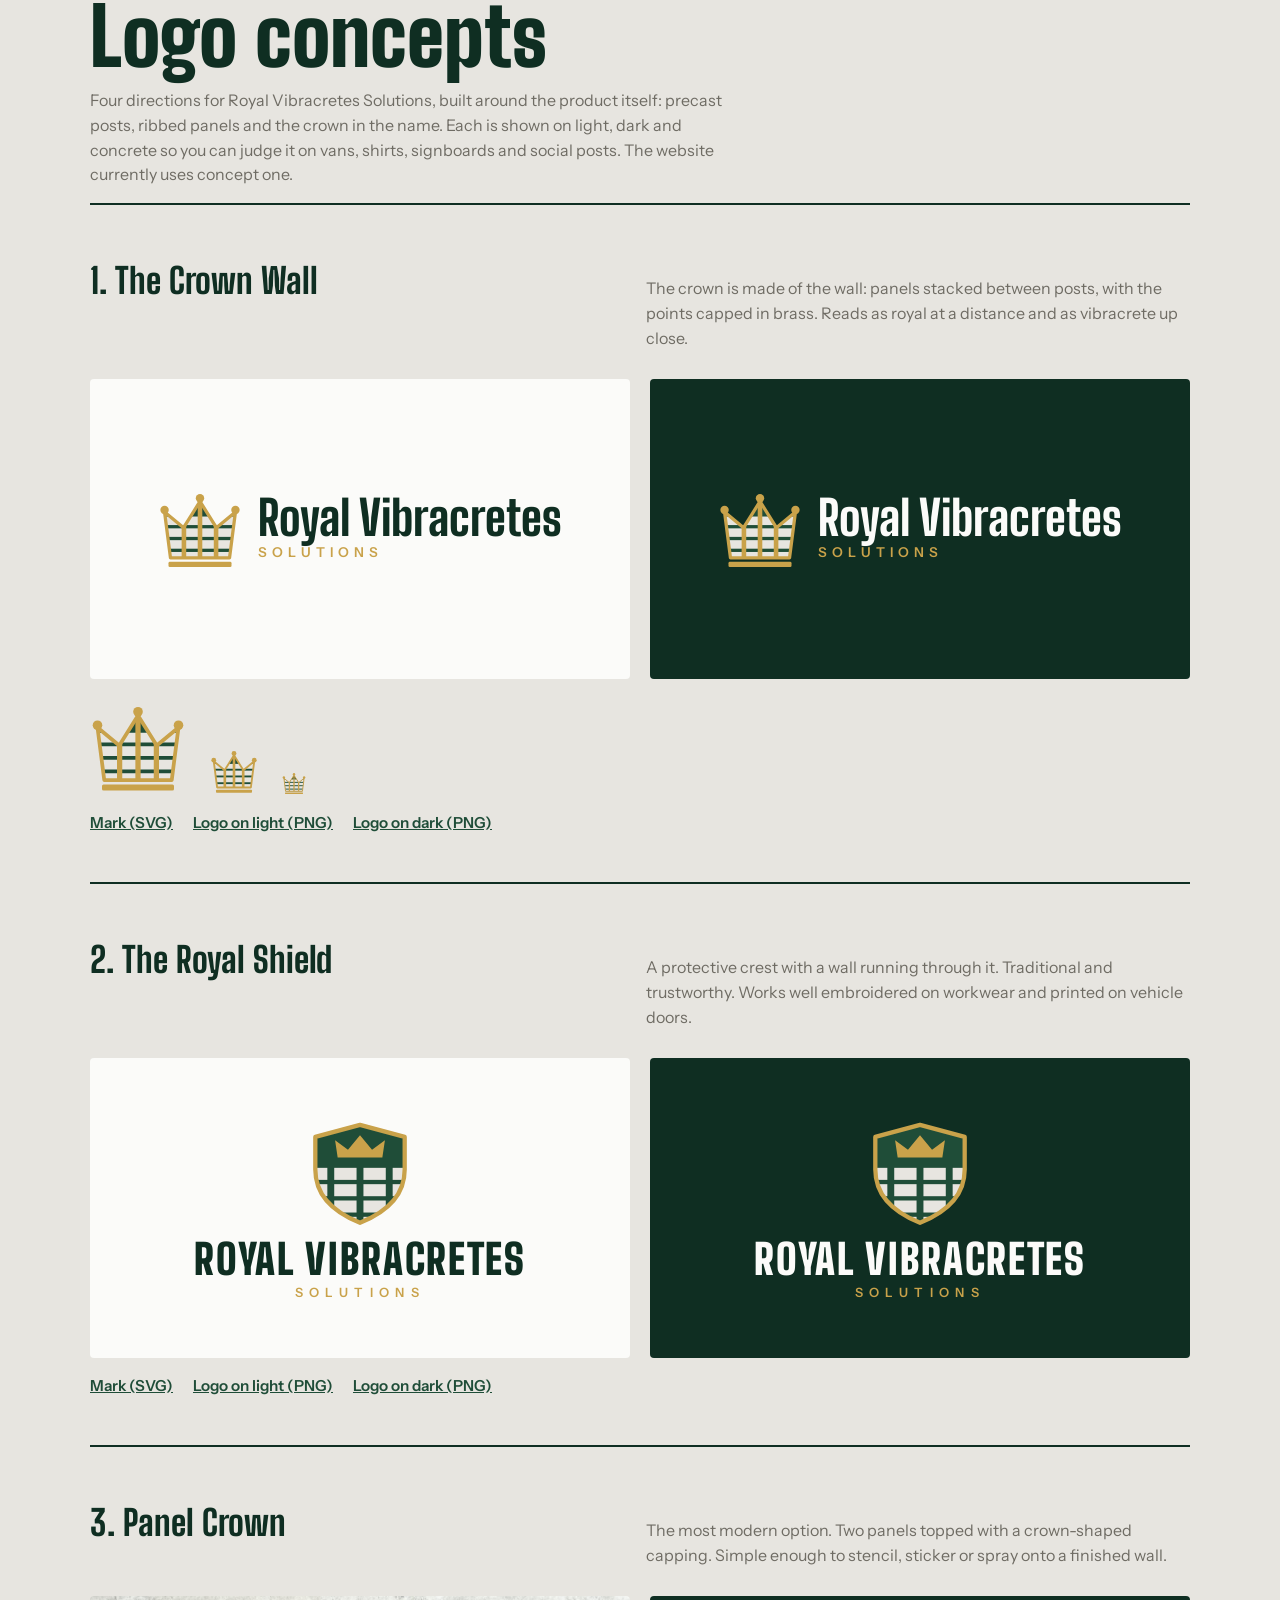
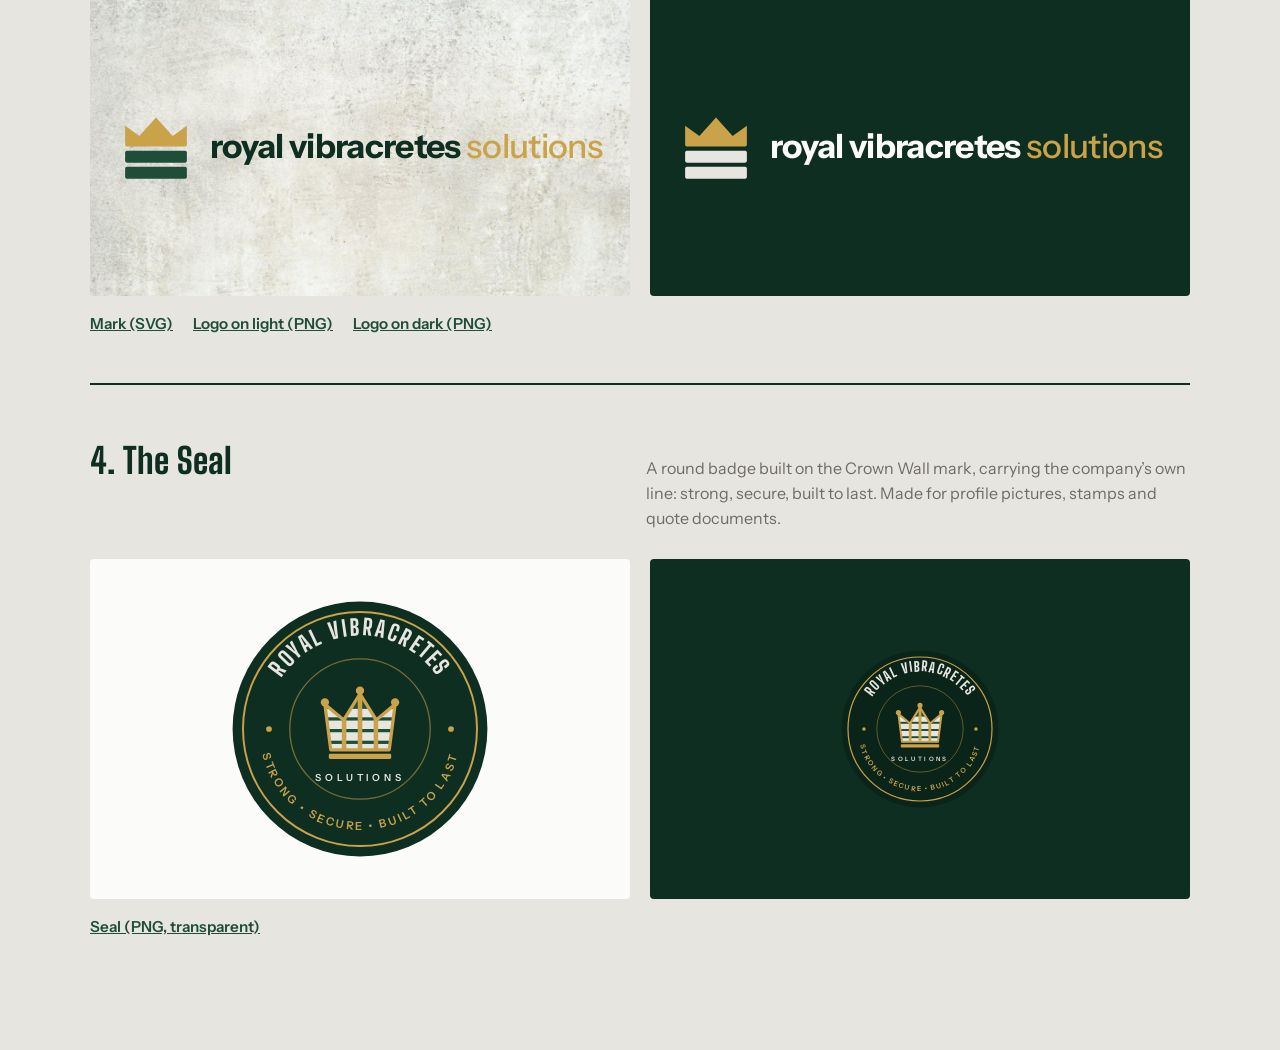
<file: logos.html>
<!doctype html>
<html lang="en-ZA">
<head>
  <meta charset="utf-8">
  <meta name="viewport" content="width=device-width, initial-scale=1">
  <title>Logo Concepts | Royal Vibracretes Solutions</title>
  <meta name="robots" content="noindex, nofollow">
  <meta name="theme-color" content="#0F2E22">
  <link rel="icon" href="favicon.svg" type="image/svg+xml">
  <link rel="preconnect" href="https://fonts.googleapis.com">
  <link rel="preconnect" href="https://fonts.gstatic.com" crossorigin>
  <link href="https://fonts.googleapis.com/css2?family=Big+Shoulders+Display:wght@700;800;900&family=Instrument+Sans:wght@400;500;600;700&display=swap" rel="stylesheet">
  <style>
    :root { --green-950:#0B2419; --green-900:#0F2E22; --green-700:#1F4D38; --brass:#C9A24A; --concrete:#E7E5E0; --stone:#6F6C64; --ink:#17221C; }
    * { box-sizing: border-box; }
    body { margin: 0; font-family: "Instrument Sans", system-ui, sans-serif; color: var(--ink); background: var(--concrete); line-height: 1.55; }
    .wrap { max-width: 1180px; margin: 0 auto; padding: 0 clamp(1.25rem, 4vw, 2.5rem); }
    header { padding: 4.5rem 0 3rem; }
    h1 { font-family: "Big Shoulders Display", sans-serif; font-weight: 900; font-size: clamp(2.8rem, 7vw, 5rem); line-height: .9; margin: 0; color: var(--green-900); }
    header p { max-width: 40rem; margin-top: 1rem; color: var(--stone); }
    .concept { padding: 3rem 0; border-top: 2px solid var(--green-900); }
    .concept-head { display: flex; flex-wrap: wrap; justify-content: space-between; gap: 1rem 2rem; align-items: baseline; }
    .concept h2 { font-family: "Big Shoulders Display", sans-serif; font-weight: 800; font-size: 2.2rem; margin: 0; color: var(--green-900); }
    .concept-head p { margin: 0; max-width: 34rem; color: var(--stone); }
    .boards { display: grid; grid-template-columns: 1fr 1fr; gap: 1.25rem; margin-top: 1.75rem; }
    .board { min-height: 300px; display: grid; place-items: center; padding: 2.5rem 1.5rem; border-radius: 4px; background: #FBFBF9; }
    .board.dark { background: var(--green-900); }
    .board.concrete { background: var(--concrete) url("assets/img/concrete-texture.jpg") center / cover; }
    .downloads { margin-top: 1rem; display: flex; flex-wrap: wrap; gap: .5rem 1.25rem; font-size: .95rem; }
    .downloads a { color: var(--green-700); font-weight: 600; }
    .sizes { display: flex; align-items: end; gap: 1.5rem; margin-top: 1.25rem; }
    .sizes img { display: block; }

    /* Lockups */
    .lockup { display: flex; align-items: center; gap: 1rem; }
    .lockup svg.mark { flex: none; }
    .wm-a { font-family: "Big Shoulders Display", sans-serif; font-weight: 800; font-size: 3rem; line-height: .85; color: var(--green-900); }
    .wm-a small { display: block; font-family: "Instrument Sans", sans-serif; font-weight: 600; font-size: .85rem; letter-spacing: .38em; color: var(--brass); margin-top: .5rem; }
    .dark .wm-a, .dark .wm-b, .dark .wm-c { color: #FBFBF9; }

    .lockup-b { flex-direction: column; text-align: center; gap: .9rem; }
    .wm-b { font-family: "Big Shoulders Display", sans-serif; font-weight: 900; font-size: 2.6rem; line-height: .86; letter-spacing: .04em; color: var(--green-900); text-transform: uppercase; }
    .wm-b small { display: block; font-family: "Instrument Sans", sans-serif; font-weight: 600; font-size: .8rem; letter-spacing: .5em; color: var(--brass); margin-top: .55rem; text-transform: uppercase; }

    .wm-c { font-family: "Instrument Sans", sans-serif; font-weight: 700; font-size: 2.1rem; line-height: 1; letter-spacing: -.02em; color: var(--green-900); }
    .wm-c span { color: var(--brass); font-weight: 500; }

    @media (max-width: 760px) {
      .boards { grid-template-columns: 1fr; }
      .wm-a { font-size: 2.3rem; }
      .wm-b { font-size: 2.1rem; }
      .wm-c { font-size: 1.6rem; }
      .lockup svg.mark { width: 60px; height: 60px; }
      .lockup-b svg.mark { width: 84px; height: 84px; }
    }
  </style>
</head>
<body>
  <svg width="0" height="0" style="position:absolute" aria-hidden="true">
    <defs>
      <clipPath id="cw-clip"><path d="M5 19 19.5 31 32 11l12.5 20L59 19l-4.5 35h-45Z"/></clipPath>
      <symbol id="crown-wall" viewBox="0 0 64 64">
        <path d="M5 19 19.5 31 32 11l12.5 20L59 19l-4.5 35h-45Z" fill="#1F4D38"/>
        <g clip-path="url(#cw-clip)">
          <g fill="#E7E5E0"><rect y="22.5" width="64" height="6.5"/><rect y="31.5" width="64" height="6.5"/><rect y="40.5" width="64" height="6.5"/><rect y="49.5" width="64" height="6.5"/></g>
          <g fill="#C9A24A"><rect x="18" width="3.5" height="64"/><rect x="30.25" width="3.5" height="64"/><rect x="42.5" width="3.5" height="64"/></g>
        </g>
        <path d="M5 19 19.5 31 32 11l12.5 20L59 19l-4.5 35h-45Z" fill="none" stroke="#C9A24A" stroke-width="2.5" stroke-linejoin="round"/>
        <g fill="#C9A24A"><circle cx="5" cy="17.5" r="3.2"/><circle cx="32" cy="8.5" r="3.2"/><circle cx="59" cy="17.5" r="3.2"/><rect x="8" y="57" width="48" height="4" rx="1"/></g>
      </symbol>
      <clipPath id="sh-clip"><path d="M32 4 58 11v19c0 15-11 25-26 31C17 55 6 45 6 30V11Z"/></clipPath>
      <symbol id="shield" viewBox="0 0 64 64">
        <path d="M32 4 58 11v19c0 15-11 25-26 31C17 55 6 45 6 30V11Z" fill="#1F4D38"/>
        <g clip-path="url(#sh-clip)" fill="#E7E5E0"><rect x="6" y="29" width="52" height="7"/><rect x="6" y="38.5" width="52" height="7"/><rect x="6" y="48" width="52" height="7"/><rect x="6" y="57.5" width="52" height="7"/></g>
        <g clip-path="url(#sh-clip)" fill="#1F4D38"><rect x="13" y="27" width="4" height="40"/><rect x="30" y="27" width="4" height="40"/><rect x="47" y="27" width="4" height="40"/></g>
        <path d="M19 23 17.5 13l7.5 5.5L32 10l7 8.5 7.5-5.5L45 23Z" fill="#C9A24A"/>
        <path d="M32 4 58 11v19c0 15-11 25-26 31C17 55 6 45 6 30V11Z" fill="none" stroke="#C9A24A" stroke-width="2.5" stroke-linejoin="round"/>
      </symbol>
      <symbol id="panel-crown" viewBox="0 0 64 64">
        <path d="M6 31V15l12 8.5L32 8l14 15.5L58 15v16a1.5 1.5 0 0 1-1.5 1.5h-49A1.5 1.5 0 0 1 6 31Z" fill="#C9A24A"/>
        <rect x="6" y="36" width="52" height="10" rx="1.5" fill="var(--panel, #1F4D38)"/>
        <rect x="6" y="49.5" width="52" height="10" rx="1.5" fill="var(--panel, #1F4D38)"/>
      </symbol>
    </defs>
  </svg>

  <header class="wrap">
    <h1>Logo concepts</h1>
    <p>Four directions for Royal Vibracretes Solutions, built around the product itself: precast posts, ribbed panels and the crown in the name. Each is shown on light, dark and concrete so you can judge it on vans, shirts, signboards and social posts. The website currently uses concept one.</p>
  </header>

  <main class="wrap">
    <section class="concept">
      <div class="concept-head">
        <h2>1. The Crown Wall</h2>
        <p>The crown is made of the wall: panels stacked between posts, with the points capped in brass. Reads as royal at a distance and as vibracrete up close.</p>
      </div>
      <div class="boards">
        <div class="board"><div class="lockup"><svg class="mark" width="84" height="84"><use href="#crown-wall"/></svg><div class="wm-a">Royal Vibracretes<small>SOLUTIONS</small></div></div></div>
        <div class="board dark"><div class="lockup"><svg class="mark" width="84" height="84"><use href="#crown-wall"/></svg><div class="wm-a">Royal Vibracretes<small>SOLUTIONS</small></div></div></div>
      </div>
      <div class="sizes"><svg width="96" height="96"><use href="#crown-wall"/></svg><svg width="48" height="48"><use href="#crown-wall"/></svg><svg width="24" height="24"><use href="#crown-wall"/></svg></div>
      <div class="downloads"><a href="assets/brand/mark-crown-wall.svg" download>Mark (SVG)</a><a href="assets/brand/export/crown-wall-light.png" download>Logo on light (PNG)</a><a href="assets/brand/export/crown-wall-dark.png" download>Logo on dark (PNG)</a></div>
    </section>

    <section class="concept">
      <div class="concept-head">
        <h2>2. The Royal Shield</h2>
        <p>A protective crest with a wall running through it. Traditional and trustworthy. Works well embroidered on workwear and printed on vehicle doors.</p>
      </div>
      <div class="boards">
        <div class="board"><div class="lockup lockup-b"><svg class="mark" width="110" height="110"><use href="#shield"/></svg><div class="wm-b">Royal Vibracretes<small>Solutions</small></div></div></div>
        <div class="board dark"><div class="lockup lockup-b"><svg class="mark" width="110" height="110"><use href="#shield"/></svg><div class="wm-b">Royal Vibracretes<small>Solutions</small></div></div></div>
      </div>
      <div class="downloads"><a href="assets/brand/mark-shield.svg" download>Mark (SVG)</a><a href="assets/brand/export/shield-light.png" download>Logo on light (PNG)</a><a href="assets/brand/export/shield-dark.png" download>Logo on dark (PNG)</a></div>
    </section>

    <section class="concept">
      <div class="concept-head">
        <h2>3. Panel Crown</h2>
        <p>The most modern option. Two panels topped with a crown-shaped capping. Simple enough to stencil, sticker or spray onto a finished wall.</p>
      </div>
      <div class="boards">
        <div class="board concrete"><div class="lockup"><svg class="mark" width="76" height="76"><use href="#panel-crown"/></svg><div class="wm-c">royal vibracretes <span>solutions</span></div></div></div>
        <div class="board dark" style="--panel:#E7E5E0"><div class="lockup"><svg class="mark" width="76" height="76"><use href="#panel-crown"/></svg><div class="wm-c">royal vibracretes <span>solutions</span></div></div></div>
      </div>
      <div class="downloads"><a href="assets/brand/mark-panel-crown.svg" download>Mark (SVG)</a><a href="assets/brand/export/panel-crown-light.png" download>Logo on light (PNG)</a><a href="assets/brand/export/panel-crown-dark.png" download>Logo on dark (PNG)</a></div>
    </section>

    <section class="concept">
      <div class="concept-head">
        <h2>4. The Seal</h2>
        <p>A round badge built on the Crown Wall mark, carrying the company’s own line: strong, secure, built to last. Made for profile pictures, stamps and quote documents.</p>
      </div>
      <div class="boards">
        <div class="board">
          <svg width="260" height="260" viewBox="0 0 200 200" role="img" aria-label="Royal Vibracretes Solutions seal">
            <defs>
              <path id="seal-top" d="M28 100a72 72 0 0 1 144 0"/>
              <path id="seal-bottom" d="M22 100a78 78 0 0 0 156 0"/>
            </defs>
            <circle cx="100" cy="100" r="98" fill="#0F2E22"/>
            <circle cx="100" cy="100" r="90" fill="none" stroke="#C9A24A" stroke-width="1.5"/>
            <circle cx="100" cy="100" r="54" fill="none" stroke="#C9A24A" stroke-width="1" opacity=".55"/>
            <text font-family="Big Shoulders Display, sans-serif" font-weight="800" font-size="17" letter-spacing="1.6" fill="#E7E5E0"><textPath href="#seal-top" startOffset="50%" text-anchor="middle">ROYAL VIBRACRETES</textPath></text>
            <text font-family="Instrument Sans, sans-serif" font-weight="600" font-size="8.6" letter-spacing="2" fill="#C9A24A"><textPath href="#seal-bottom" startOffset="50%" text-anchor="middle">STRONG • SECURE • BUILT TO LAST</textPath></text>
            <circle cx="30" cy="100" r="2.2" fill="#C9A24A"/><circle cx="170" cy="100" r="2.2" fill="#C9A24A"/>
            <use href="#crown-wall" x="68" y="62" width="64" height="64"/>
            <text x="100" y="140" text-anchor="middle" font-family="Instrument Sans, sans-serif" font-weight="600" font-size="7.5" letter-spacing="3" fill="#E7E5E0">SOLUTIONS</text>
          </svg>
        </div>
        <div class="board dark">
          <svg width="160" height="160" viewBox="0 0 200 200" aria-hidden="true">
            <circle cx="100" cy="100" r="98" fill="#0B2419"/>
            <circle cx="100" cy="100" r="90" fill="none" stroke="#C9A24A" stroke-width="1.5"/>
            <circle cx="100" cy="100" r="54" fill="none" stroke="#C9A24A" stroke-width="1" opacity=".55"/>
            <text font-family="Big Shoulders Display, sans-serif" font-weight="800" font-size="17" letter-spacing="1.6" fill="#E7E5E0"><textPath href="#seal-top" startOffset="50%" text-anchor="middle">ROYAL VIBRACRETES</textPath></text>
            <text font-family="Instrument Sans, sans-serif" font-weight="600" font-size="8.6" letter-spacing="2" fill="#C9A24A"><textPath href="#seal-bottom" startOffset="50%" text-anchor="middle">STRONG • SECURE • BUILT TO LAST</textPath></text>
            <circle cx="30" cy="100" r="2.2" fill="#C9A24A"/><circle cx="170" cy="100" r="2.2" fill="#C9A24A"/>
            <use href="#crown-wall" x="68" y="62" width="64" height="64"/>
            <text x="100" y="140" text-anchor="middle" font-family="Instrument Sans, sans-serif" font-weight="600" font-size="7.5" letter-spacing="3" fill="#E7E5E0">SOLUTIONS</text>
          </svg>
        </div>
      </div>
      <div class="downloads"><a href="assets/brand/export/seal.png" download>Seal (PNG, transparent)</a></div>
    </section>
  </main>
  <div style="height:4rem"></div>
</body>
</html>
</file>
